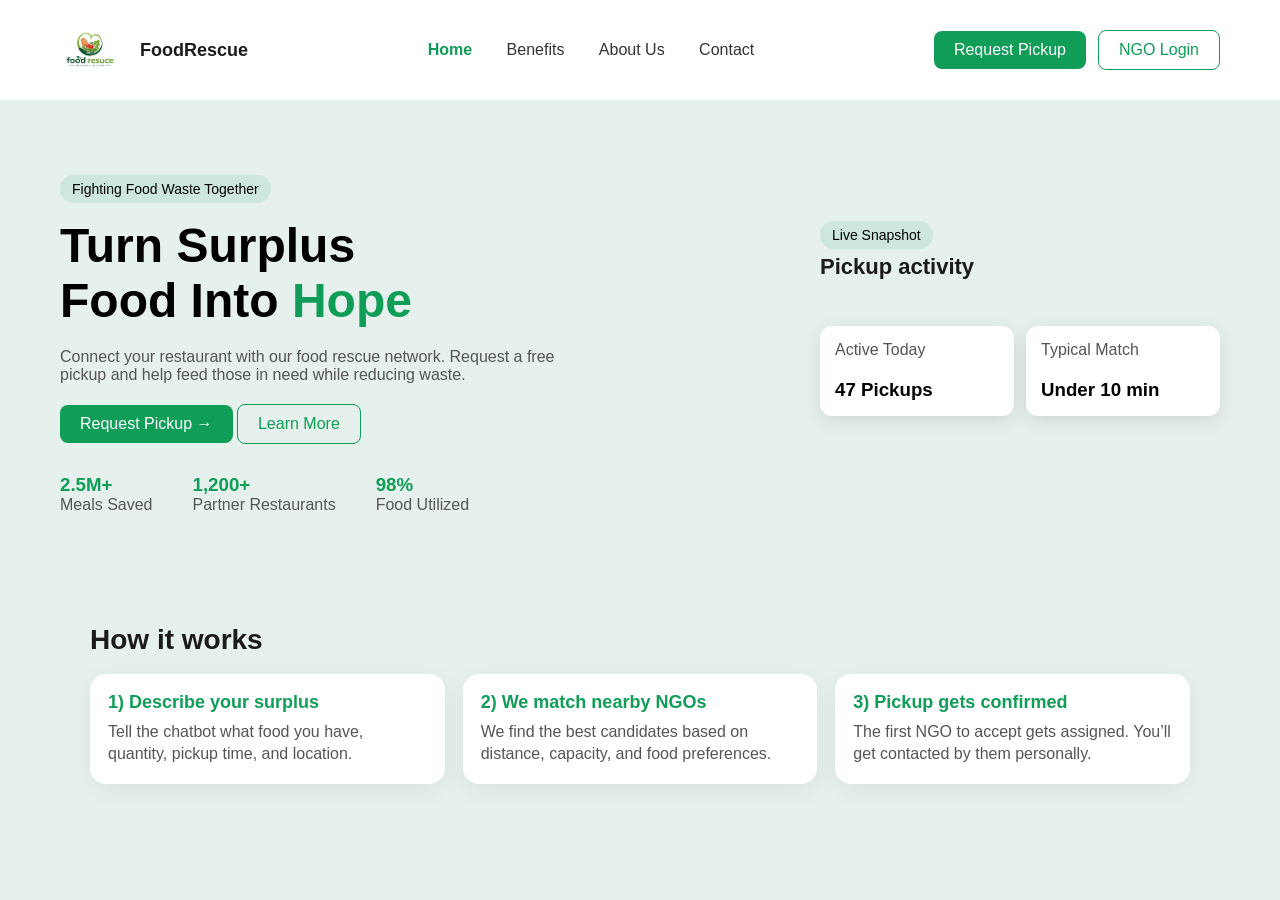
<file: app/frontend/html/index.html>
<!DOCTYPE html>
<html lang="en">
<head>
    <meta charset="UTF-8">
    <meta name="viewport" content="width=device-width, initial-scale=1.0">
    <title>Food Rescue</title>
    <link rel="icon" type="image/png" href="../media/food_rescue.png">
    <link rel="stylesheet" href="../css/style.css">
</head>
<body>

<!-- NAVBAR -->
<header class="navbar">
    <a class="logo" href="index.html">
        <img class="logo-mark" src="../media/food_rescue.png" alt="FoodRescue" />
        <span class="logo-text">FoodRescue</span>
    </a>
    <nav>
        <a href="index.html" class="active">Home</a>
        <a href="./benefit.html">Benefits</a>
        <a href="./about.html">About Us</a>
        <a href="./contact.html">Contact</a>
    </nav>
    <div class="nav-actions">
        <a class="btn-primary" href="chatbot.html">Request Pickup</a>
        <a class="btn-outline" href="login.html">NGO Login</a>
    </div>
</header>

<!-- HERO SECTION -->
<section class="hero">
    <div class="hero-left">
        <span class="tag">Fighting Food Waste Together</span>
        <h1>
            Turn Surplus<br>
            Food Into <span class="highlight">Hope</span>
        </h1>
        <p>
            Connect your restaurant with our food rescue network. Request a free pickup 
            and help feed those in need while reducing waste.
        </p>

        <div class="hero-buttons">
            <a class="btn-primary" href="chatbot.html">Request Pickup →</a>
            <a class="btn-outline" href="about.html">Learn More</a>
        </div>

        <div class="stats">
            <div>
                <h3>2.5M+</h3>
                <p>Meals Saved</p>
            </div>
            <div>
                <h3>1,200+</h3>
                <p>Partner Restaurants</p>
            </div>
            <div>
                <h3>98%</h3>
                <p>Food Utilized</p>
            </div>
        </div>
    </div>

    <div class="hero-right">
        <div class="hero-right-lead">
            <span class="tag">Live Snapshot</span>
            <h2>Pickup activity</h2>
        </div>

        <div class="hero-cards">
            <div class="card">
                <p>Active Today</p>
                <h3 id="pickupCount">47 Pickups</h3>
            </div>
            <div class="card">
                <p>Typical Match</p>
                <h3>Under 10 min</h3>
            </div>
        </div>
    </div>
</section>

<section class="how">
    <div class="how-inner">
        <h2>How it works</h2>
        <div class="how-grid">
            <div class="how-card">
                <h3>1) Describe your surplus</h3>
                <p>Tell the chatbot what food you have, quantity, pickup time, and location.</p>
            </div>
            <div class="how-card">
                <h3>2) We match nearby NGOs</h3>
                <p>We find the best candidates based on distance, capacity, and food preferences.</p>
            </div>
            <div class="how-card">
                <h3>3) Pickup gets confirmed</h3>
                <p>The first NGO to accept gets assigned. You’ll get contacted by them personally.</p>
            </div>
        </div>
    </div>
</section>

<script src="../js/index.js"></script>
</body>
</html>
</file>
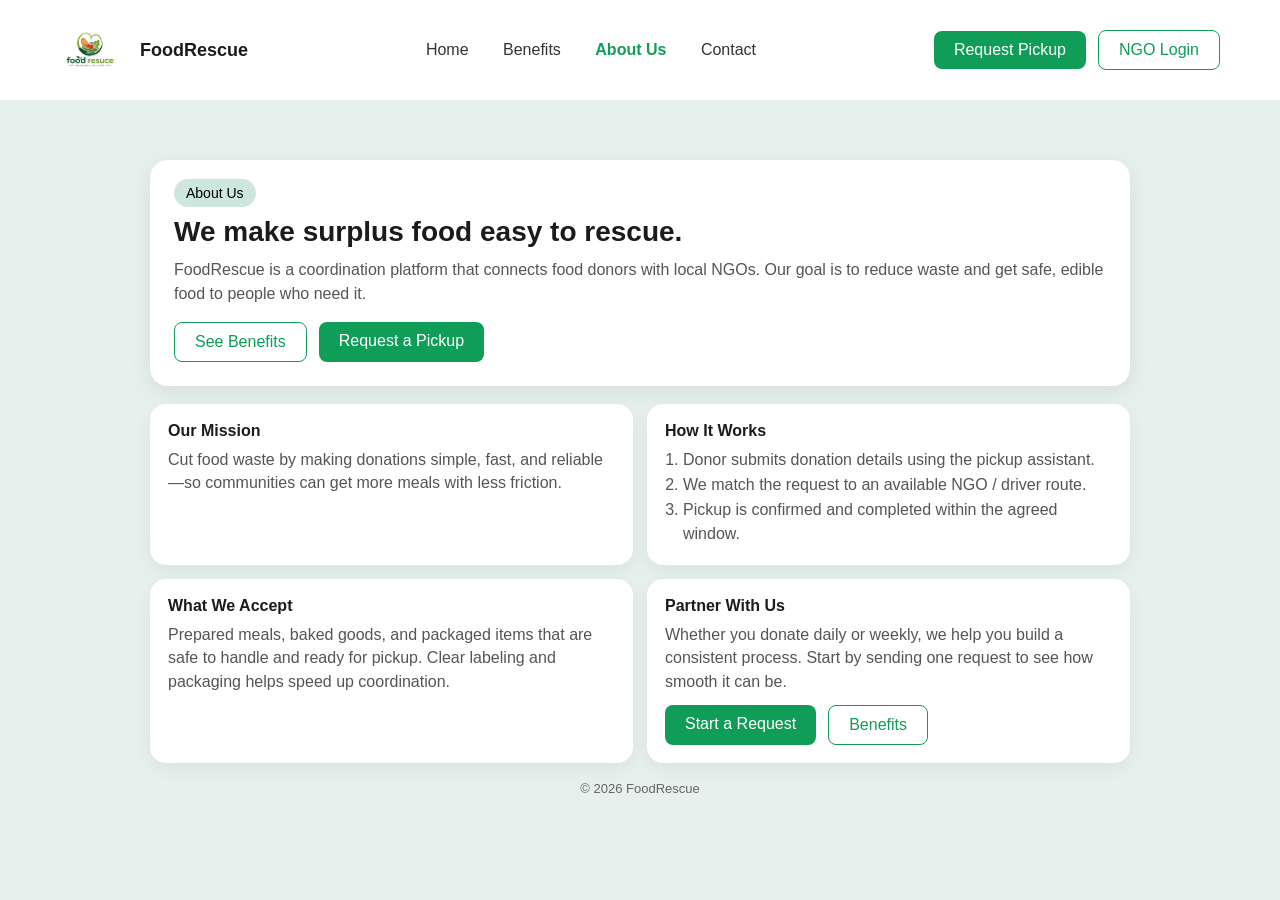
<file: app/frontend/html/about.html>
<!DOCTYPE html>
<html lang="en">
<head>
  <meta charset="UTF-8" />
  <meta name="viewport" content="width=device-width, initial-scale=1.0" />
  <title>Food Rescue - About Us</title>
  <link rel="icon" type="image/png" href="../media/food_rescue.png" />
  <link rel="stylesheet" href="../css/style.css" />
  <link rel="stylesheet" href="../css/about.css" />
</head>
<body>
  <header class="navbar">
    <a class="logo" href="index.html">
      <img class="logo-mark" src="../media/food_rescue.png" alt="FoodRescue" />
      <span class="logo-text">FoodRescue</span>
    </a>
    <nav>
      <a href="index.html">Home</a>
      <a href="benefit.html">Benefits</a>
      <a href="about.html">About Us</a>
      <a href="contact.html">Contact</a>
    </nav>
    <div class="nav-actions">
      <a class="btn-primary" href="chatbot.html">Request Pickup</a>
      <a class="btn-outline" href="login.html">NGO Login</a>
    </div>
  </header>

  <main class="page">
    <section class="page-hero">
      <span class="tag">About Us</span>
      <h1>We make surplus food easy to rescue.</h1>
      <p>
        FoodRescue is a coordination platform that connects food donors with local NGOs.
        Our goal is to reduce waste and get safe, edible food to people who need it.
      </p>

      <div class="cta-row">
        <a class="btn-outline" href="benefit.html">See Benefits</a>
        <a class="btn-primary" href="chatbot.html">Request a Pickup</a>
      </div>
    </section>

    <section class="about-grid" aria-label="About sections">
      <div class="about-card">
        <h2>Our Mission</h2>
        <p>
          Cut food waste by making donations simple, fast, and reliable—so communities
          can get more meals with less friction.
        </p>
      </div>

      <div class="about-card">
        <h2>How It Works</h2>
        <ol class="steps">
          <li>Donor submits donation details using the pickup assistant.</li>
          <li>We match the request to an available NGO / driver route.</li>
          <li>Pickup is confirmed and completed within the agreed window.</li>
        </ol>
      </div>

      <div class="about-card">
        <h2>What We Accept</h2>
        <p>
          Prepared meals, baked goods, and packaged items that are safe to handle and
          ready for pickup. Clear labeling and packaging helps speed up coordination.
        </p>
      </div>

      <div class="about-card">
        <h2>Partner With Us</h2>
        <p>
          Whether you donate daily or weekly, we help you build a consistent process.
          Start by sending one request to see how smooth it can be.
        </p>
        <div class="inline-actions">
          <a class="btn-primary" href="chatbot.html">Start a Request</a>
          <a class="btn-outline" href="benefit.html">Benefits</a>
        </div>
      </div>
    </section>

    <footer class="page-footer">
      <div class="footer-meta">© <span id="year"></span> FoodRescue</div>
    </footer>
  </main>

  <script src="../js/about.js"></script>
</body>
</html>
</file>
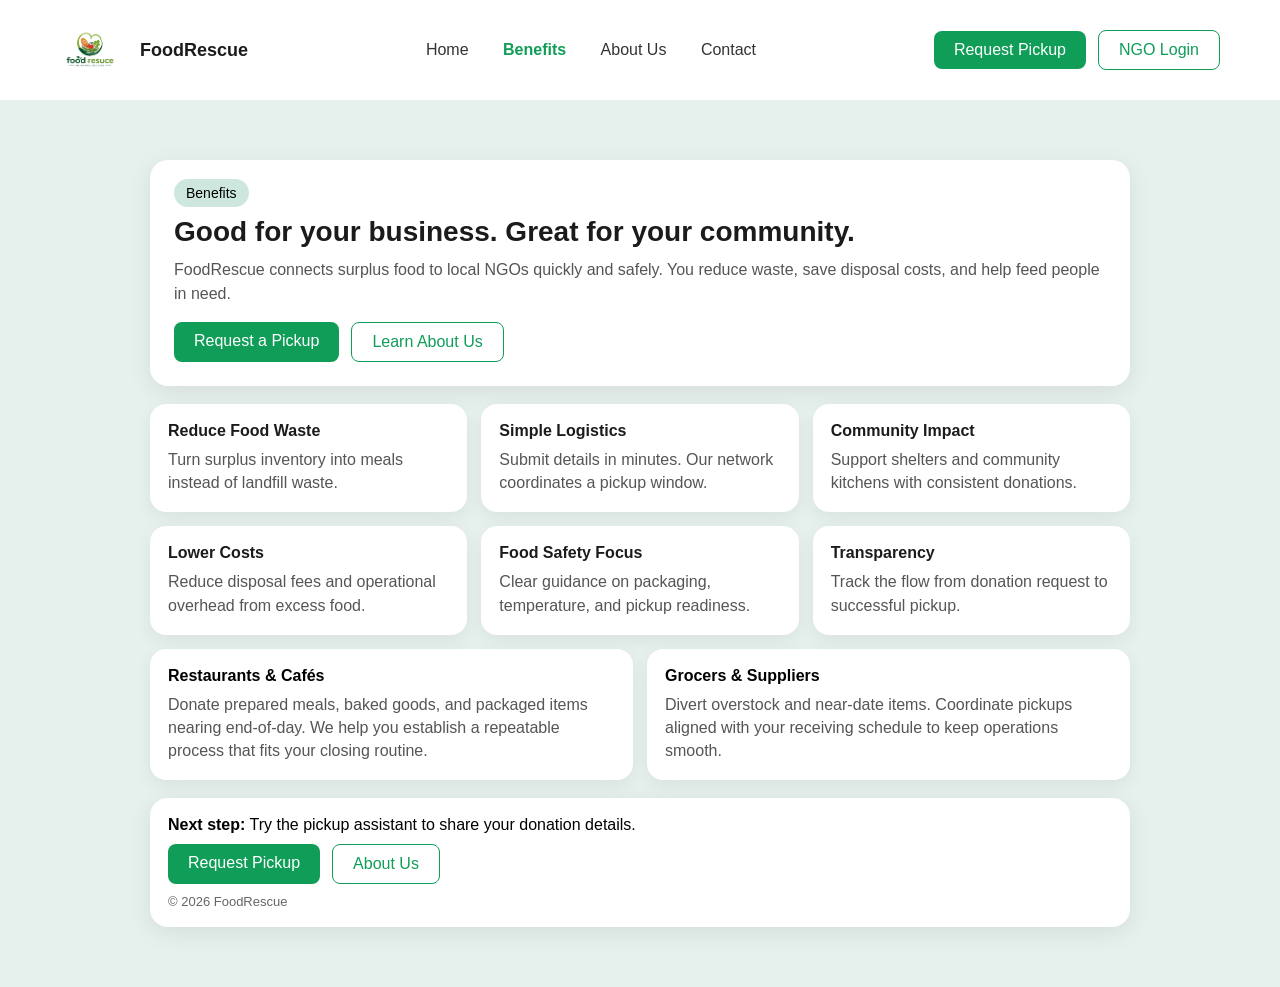
<file: app/frontend/html/benefit.html>
<!DOCTYPE html>
<html lang="en">
<head>
  <meta charset="UTF-8" />
  <meta name="viewport" content="width=device-width, initial-scale=1.0" />
  <title>Food Rescue - Benefits</title>
  <link rel="icon" type="image/png" href="../media/food_rescue.png" />
  <link rel="stylesheet" href="../css/style.css" />
  <link rel="stylesheet" href="../css/benefit.css" />
</head>
<body>
  <header class="navbar">
    <a class="logo" href="index.html">
      <img class="logo-mark" src="../media/food_rescue.png" alt="FoodRescue" />
      <span class="logo-text">FoodRescue</span>
    </a>
    <nav>
      <a href="index.html">Home</a>
      <a href="benefit.html">Benefits</a>
      <a href="about.html">About Us</a>
      <a href="contact.html">Contact</a>
    </nav>
    <div class="nav-actions">
      <a class="btn-primary" href="chatbot.html">Request Pickup</a>
      <a class="btn-outline" href="login.html">NGO Login</a>
    </div>
  </header>

  <main class="page">
    <section class="page-hero">
      <span class="tag">Benefits</span>
      <h1>Good for your business. Great for your community.</h1>
      <p>
        FoodRescue connects surplus food to local NGOs quickly and safely.
        You reduce waste, save disposal costs, and help feed people in need.
      </p>

      <div class="cta-row">
        <a class="btn-primary" href="chatbot.html">Request a Pickup</a>
        <a class="btn-outline" href="about.html">Learn About Us</a>
      </div>
    </section>

    <section class="cards" aria-label="Benefits list">
      <div class="card-item">
        <h2>Reduce Food Waste</h2>
        <p>Turn surplus inventory into meals instead of landfill waste.</p>
      </div>

      <div class="card-item">
        <h2>Simple Logistics</h2>
        <p>Submit details in minutes. Our network coordinates a pickup window.</p>
      </div>

      <div class="card-item">
        <h2>Community Impact</h2>
        <p>Support shelters and community kitchens with consistent donations.</p>
      </div>

      <div class="card-item">
        <h2>Lower Costs</h2>
        <p>Reduce disposal fees and operational overhead from excess food.</p>
      </div>

      <div class="card-item">
        <h2>Food Safety Focus</h2>
        <p>Clear guidance on packaging, temperature, and pickup readiness.</p>
      </div>

      <div class="card-item">
        <h2>Transparency</h2>
        <p>Track the flow from donation request to successful pickup.</p>
      </div>
    </section>

    <section class="page-split">
      <div class="split-card">
        <h2>Restaurants & Cafés</h2>
        <p>
          Donate prepared meals, baked goods, and packaged items nearing end-of-day.
          We help you establish a repeatable process that fits your closing routine.
        </p>
      </div>
      <div class="split-card">
        <h2>Grocers & Suppliers</h2>
        <p>
          Divert overstock and near-date items. Coordinate pickups aligned with your
          receiving schedule to keep operations smooth.
        </p>
      </div>
    </section>

    <footer class="page-footer">
      <div>
        <strong>Next step:</strong> Try the pickup assistant to share your donation details.
      </div>
      <div class="footer-actions">
        <a class="btn-primary" href="chatbot.html">Request Pickup</a>
        <a class="btn-outline" href="about.html">About Us</a>
      </div>
      <div class="footer-meta">© <span id="year"></span> FoodRescue</div>
    </footer>
  </main>

  <script src="../js/benefit.js"></script>
</body>
</html>
</file>
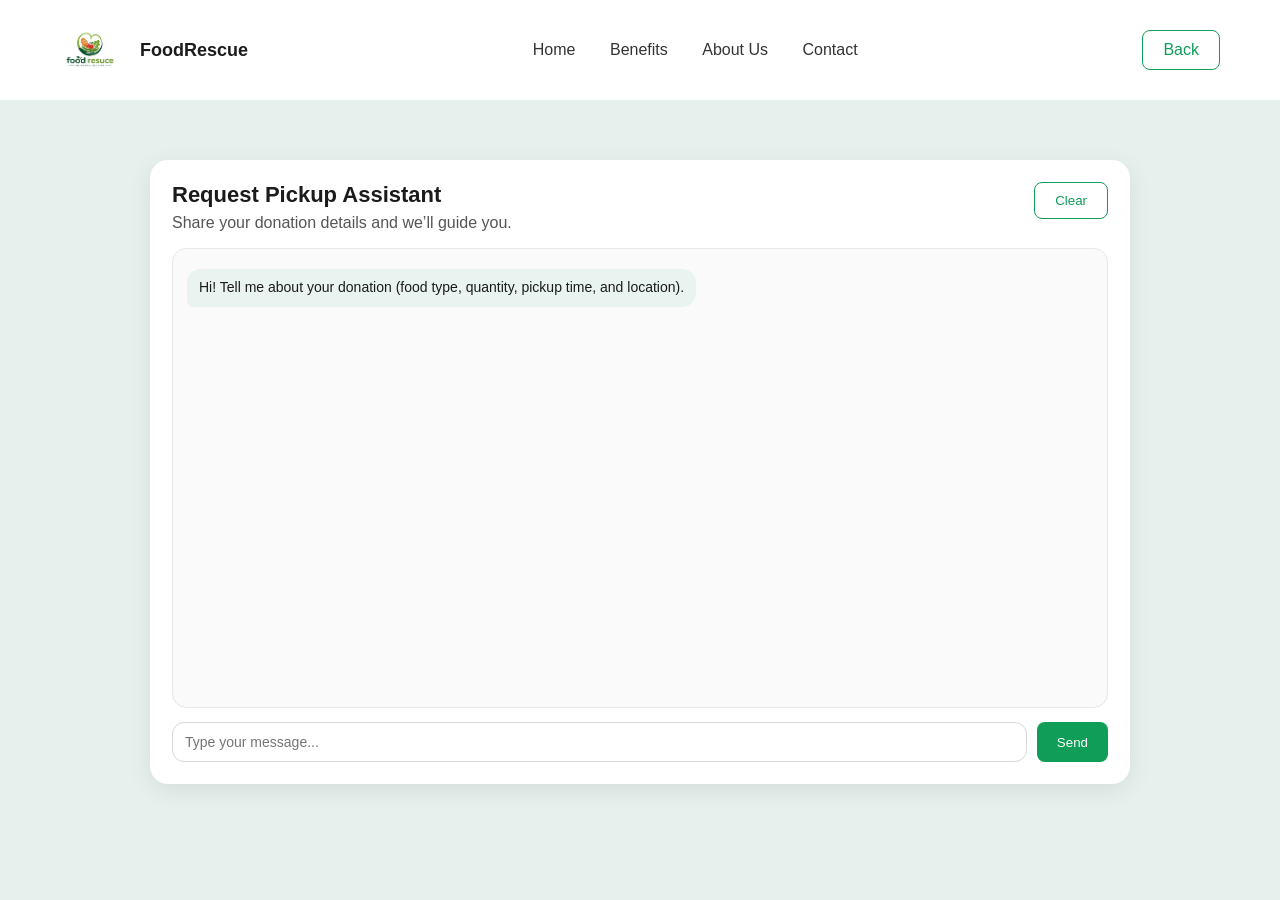
<file: app/frontend/html/chatbot.html>
<!DOCTYPE html>
<html lang="en">
<head>
  <meta charset="UTF-8" />
  <meta name="viewport" content="width=device-width, initial-scale=1.0" />
  <title>Food Rescue - Chatbot</title>
  <link rel="icon" type="image/png" href="../media/food_rescue.png" />
  <link rel="stylesheet" href="../css/style.css" />
  <link rel="stylesheet" href="../css/chatbot.css" />
</head>
<body>
  <header class="navbar">
    <a class="logo" href="index.html">
      <img class="logo-mark" src="../media/food_rescue.png" alt="FoodRescue" />
      <span class="logo-text">FoodRescue</span>
    </a>
    <nav>
      <a href="index.html">Home</a>
      <a href="benefit.html">Benefits</a>
      <a href="about.html">About Us</a>
      <a href="contact.html">Contact</a>
    </nav>
    <a class="btn-outline" href="index.html">Back</a>
  </header>

  <main class="chatbot-page">
    <div class="chatbot-shell">
      <div class="chatbot-header">
        <div class="chatbot-title">
          <h1>Request Pickup Assistant</h1>
          <p>Share your donation details and we’ll guide you.</p>
        </div>
        <div class="chatbot-actions">
          <button class="btn-outline" type="button" id="clearChatBtn">Clear</button>
        </div>
      </div>

      <div class="chat-window" id="chatWindow" aria-live="polite">
        <div class="msg bot">Hi! What food are you donating, and roughly how much?</div>
      </div>

      <form class="composer" id="chatForm" autocomplete="off">
        <input id="chatInput" type="text" placeholder="Type your message..." />
        <button class="btn-primary" type="submit">Send</button>
      </form>

      <div class="chat-error" id="chatError" role="alert" hidden>
        <div class="chat-error-text" id="chatErrorText"></div>
        <button class="btn-outline" type="button" id="retryBtn">Retry</button>
      </div>
    </div>
  </main>

  <script src="../js/chatbot.js"></script>
</body>
</html>
</file>
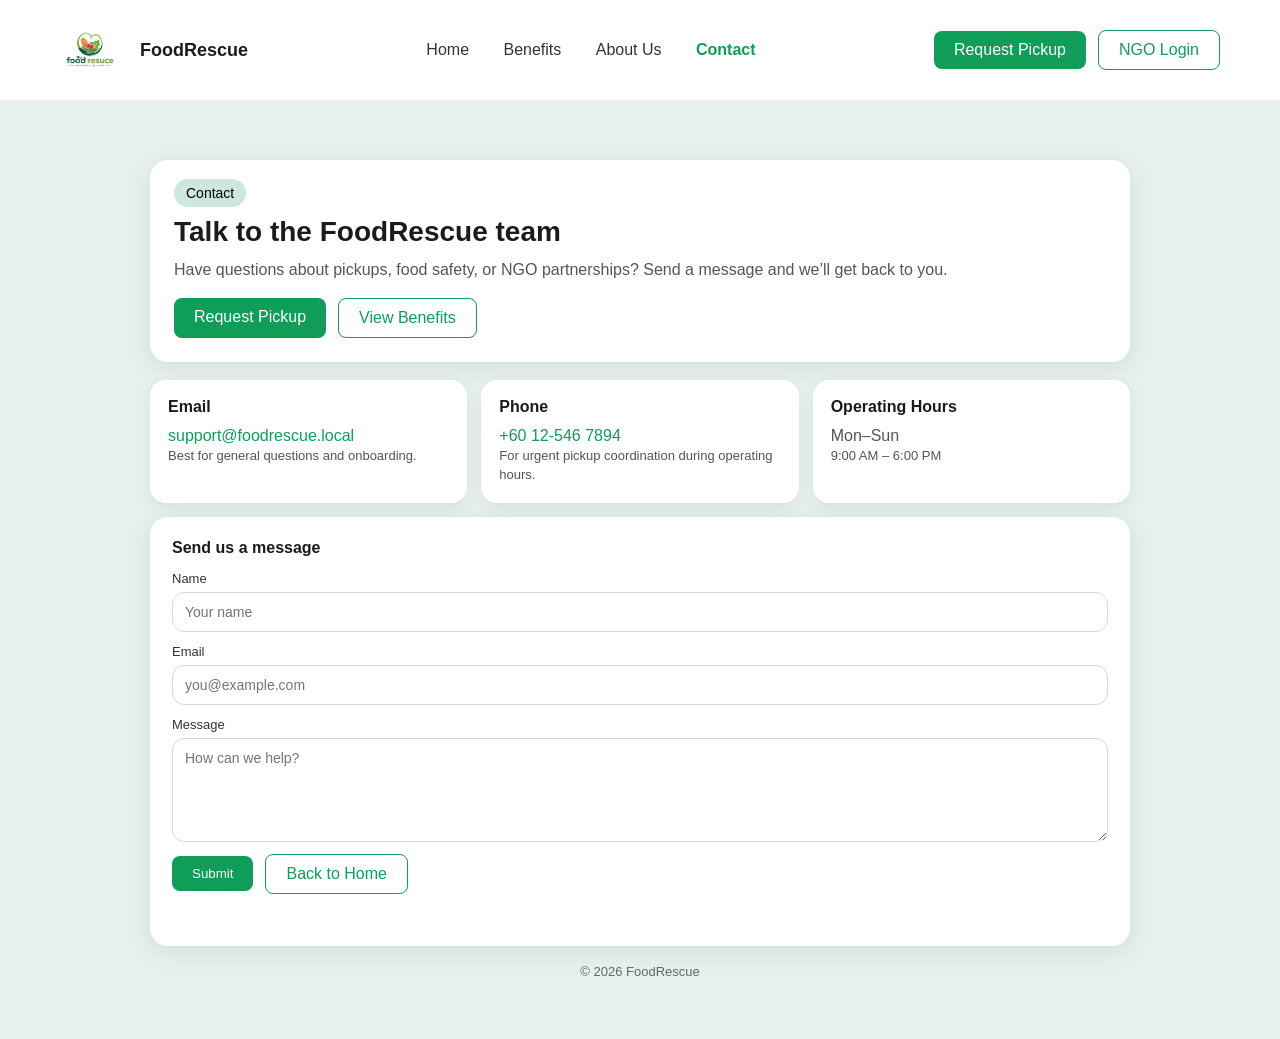
<file: app/frontend/html/contact.html>
<!DOCTYPE html>
<html lang="en">
<head>
  <meta charset="UTF-8" />
  <meta name="viewport" content="width=device-width, initial-scale=1.0" />
  <title>Food Rescue - Contact</title>
  <link rel="icon" type="image/png" href="../media/food_rescue.png" />
  <link rel="stylesheet" href="../css/style.css" />
  <link rel="stylesheet" href="../css/contact.css" />
</head>
<body>
  <header class="navbar">
    <a class="logo" href="index.html">
      <img class="logo-mark" src="../media/food_rescue.png" alt="FoodRescue" />
      <span class="logo-text">FoodRescue</span>
    </a>
    <nav>
      <a href="index.html">Home</a>
      <a href="benefit.html">Benefits</a>
      <a href="about.html">About Us</a>
      <a href="contact.html">Contact</a>
    </nav>
    <div class="nav-actions">
      <a class="btn-primary" href="chatbot.html">Request Pickup</a>
      <a class="btn-outline" href="login.html">NGO Login</a>
    </div>
  </header>

  <main class="page">
    <section class="page-hero">
      <span class="tag">Contact</span>
      <h1>Talk to the FoodRescue team</h1>
      <p>
        Have questions about pickups, food safety, or NGO partnerships? Send a message and
        we’ll get back to you.
      </p>

      <div class="cta-row">
        <a class="btn-primary" href="chatbot.html">Request Pickup</a>
        <a class="btn-outline" href="benefit.html">View Benefits</a>
      </div>
    </section>

    <section class="grid" aria-label="Contact information">
      <div class="info-card">
        <h2>Email</h2>
        <p><a href="mailto:support@foodrescue.local">support@foodrescue.local</a></p>
        <p class="muted">Best for general questions and onboarding.</p>
      </div>

      <div class="info-card">
        <h2>Phone</h2>
        <p><a href="tel:+60125467894">+60 12-546 7894</a></p>
        <p class="muted">For urgent pickup coordination during operating hours.</p>
      </div>

      <div class="info-card">
        <h2>Operating Hours</h2>
        <p>Mon–Sun</p>
        <p class="muted">9:00 AM – 6:00 PM</p>
      </div>
    </section>

    <section class="panel" aria-label="Contact form">
      <div class="panel-head">
        <h2>Send us a message</h2>
      </div>

      <form class="contact-form" id="contactForm" action="#" method="post" autocomplete="off">
        <label class="field">
          <span>Name</span>
          <input type="text" name="name" placeholder="Your name" required />
        </label>

        <label class="field">
          <span>Email</span>
          <input type="email" name="email" placeholder="you@example.com" required />
        </label>

        <label class="field">
          <span>Message</span>
          <textarea name="message" rows="5" placeholder="How can we help?" required></textarea>
        </label>

        <div class="form-actions">
          <button class="btn-primary" type="submit">Submit</button>
          <a class="btn-outline" href="index.html">Back to Home</a>
        </div>

        <div class="form-message" id="contactMessage" aria-live="polite"></div>
      </form>
    </section>

    <footer class="page-footer">
      <div class="footer-meta">© <span id="year"></span> FoodRescue</div>
    </footer>
  </main>

  <script src="../js/contact.js"></script>
</body>
</html>
</file>
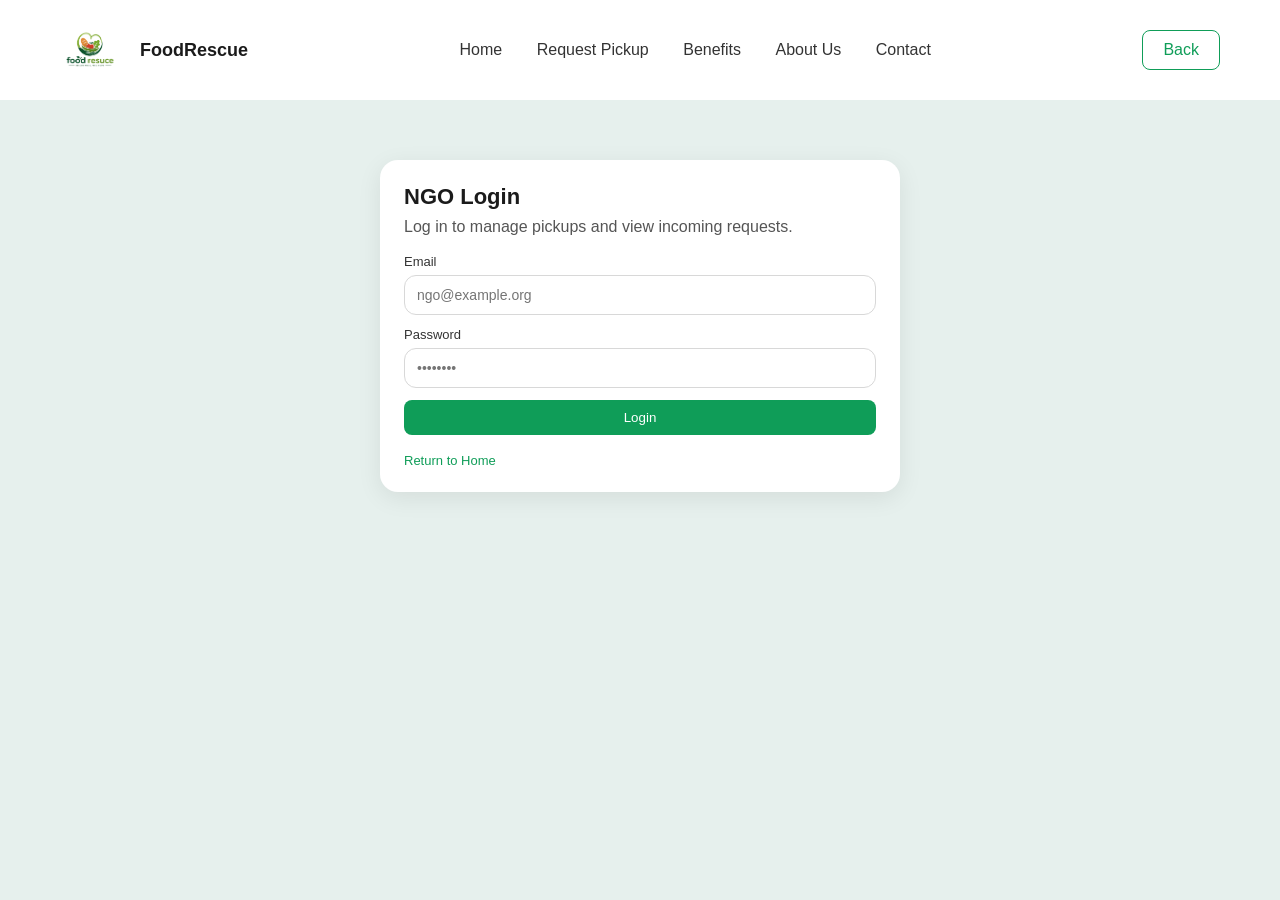
<file: app/frontend/html/login.html>
<!DOCTYPE html>
<html lang="en">
<head>
  <meta charset="UTF-8" />
  <meta name="viewport" content="width=device-width, initial-scale=1.0" />
  <title>Food Rescue - NGO Login</title>
  <link rel="icon" type="image/png" href="../media/food_rescue.png" />
  <link rel="stylesheet" href="../css/style.css" />
  <link rel="stylesheet" href="../css/login.css" />
</head>
<body>
  <header class="navbar">
    <a class="logo" href="index.html">
      <img class="logo-mark" src="../media/food_rescue.png" alt="FoodRescue" />
      <span class="logo-text">FoodRescue</span>
    </a>
    <nav>
      <a href="index.html">Home</a>
      <a href="chatbot.html">Request Pickup</a>
      <a href="benefit.html">Benefits</a>
      <a href="about.html">About Us</a>
      <a href="contact.html">Contact</a>
    </nav>
    <a class="btn-outline" href="index.html">Back</a>
  </header>

  <main class="login-page">
    <div class="login-shell">
      <div class="login-header">
        <h1>NGO Login</h1>
        <p>Log in to manage pickups and view incoming requests.</p>
      </div>

      <form class="login-form" action="#" method="post">
        <label class="field">
          <span>Email</span>
          <input type="email" name="email" placeholder="ngo@example.org" required />
        </label>

        <label class="field">
          <span>Password</span>
          <input type="password" name="password" placeholder="••••••••" required />
        </label>

        <button class="btn-primary" type="submit">Login</button>

        <div class="login-footer">
          <a href="index.html">Return to Home</a>
        </div>
      </form>
    </div>
  </main>

  <script src="../js/login.js"></script>
</body>
</html>
</file>
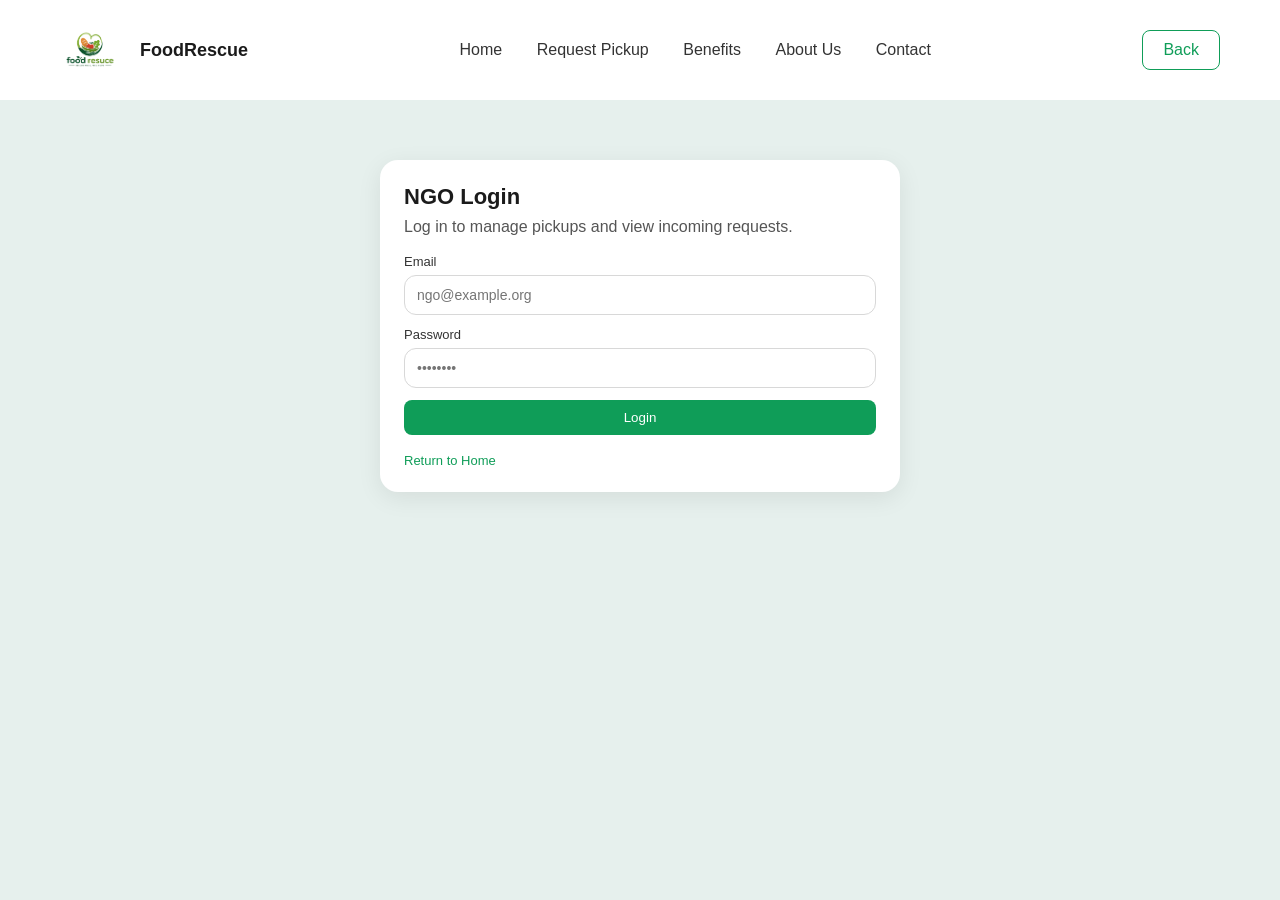
<file: app/frontend/html/ngo.html>
<!DOCTYPE html>
<html lang="en">
<head>
  <meta charset="UTF-8" />
  <meta name="viewport" content="width=device-width, initial-scale=1.0" />
  <title>Food Rescue - NGO Dashboard</title>
  <link rel="icon" type="image/png" href="../media/food_rescue.png" />
  <link rel="stylesheet" href="../css/style.css" />
  <link rel="stylesheet" href="../css/ngo.css" />
</head>
<body>
  <header class="navbar">
    <a class="logo" href="ngo.html">
      <img class="logo-mark" src="../media/food_rescue.png" alt="FoodRescue" />
      <span class="logo-text">FoodRescue</span>
    </a>
    <nav>
      <a href="ngo.html" class="active">Home</a>
      <a href="benefit.html">Benefits</a>
      <a href="about.html">About Us</a>
      <a href="contact.html">Contact</a>
    </nav>

    <div class="nav-actions">
      <button class="btn-outline" type="button" id="refreshBtn">Refresh</button>
      <button class="btn-primary" type="button" id="logoutBtn">Logout</button>
    </div>
  </header>

  <main class="ngo-page">
    <section class="ngo-hero">
      <span class="tag">NGO Dashboard</span>
      <h1 id="ngoTitle">Your assigned requests</h1>
      <p class="muted" id="ngoSub">Signed in.</p>
      <div class="status-row">
        <div class="status-pill" id="statusPill">Idle</div>
        <div class="status-meta" id="lastUpdated">Last updated: —</div>
      </div>
    </section>

    <section class="ngo-content">
      <div class="panel">
        <div class="panel-head">
          <h2 id="pendingHeader">Pending requests (0)</h2>
        </div>

        <div class="empty" id="emptyState">No requests assigned right now.</div>
        <div class="request-list" id="requestList" aria-live="polite"></div>
      </div>
    </section>
  </main>

  <script src="../js/ngo.js"></script>
</body>
</html>
</file>
<file: app/frontend/css/style.css>
* {
    margin: 0;
    padding: 0;
    box-sizing: border-box;
    font-family: Arial, sans-serif;
}

body {
    background: #e6f0ed;
}

/* NAVBAR */
.navbar {
    display: flex;
    justify-content: space-between;
    align-items: center;
    padding: 20px 60px;
    background: white;
}

.logo {
    display: inline-flex;
    align-items: center;
    gap: 20px;
    font-weight: 700;
    color: #1b1b1b;
    text-decoration: none;
}

.logo-mark {
    width: 60px;
    height: 60px;
    object-fit: contain;
}

.logo-text {
    line-height: 1;
    font-size: 18px;
}

.navbar nav a {
    margin: 0 15px;
    text-decoration: none;
    color: #333;
}

.navbar nav a.active {
    color: #0f9d58;
    font-weight: 700;
}

.nav-actions {
    display: flex;
    align-items: center;
    gap: 12px;
}

.btn-primary {
    display: inline-block;
    background: #0f9d58;
    color: white;
    border: none;
    padding: 10px 20px;
    border-radius: 8px;
    cursor: pointer;
    text-decoration: none;
}

.btn-outline {
    display: inline-block;
    border: 1px solid #0f9d58;
    padding: 10px 20px;
    border-radius: 8px;
    background: transparent;
    color: #0f9d58;
    text-decoration: none;
}

/* HERO */
.hero {
    display: flex;
    justify-content: space-between;
    align-items: flex-start;
    gap: 28px;
    flex-wrap: wrap;
    padding: 80px 60px;
}

.hero-left {
    max-width: 500px;
}

.tag {
    background: #cde7df;
    padding: 6px 12px;
    border-radius: 20px;
    font-size: 14px;
}

.hero h1 {
    font-size: 48px;
    margin: 20px 0;
}

.highlight {
    color: #0f9d58;
}

.hero p {
    color: #555;
    margin-bottom: 20px;
}

.hero-buttons {
    margin-bottom: 30px;
}

.stats {
    display: flex;
    gap: 40px;
}

.stats h3 {
    color: #0f9d58;
}

/* RIGHT SIDE */
.hero-right {
    position: relative;
    width: 400px;
    max-width: 100%;
    padding-top: 46px;
}

.hero-right-lead h2 {
    margin: 10px 0 0;
    font-size: 22px;
    color: #1b1b1b;
}

.hero-cards {
    margin-top: 46px;
    display: flex;
    gap: 12px;
    flex-wrap: wrap;
}

.card {
    background: white;
    padding: 15px;
    border-radius: 12px;
    box-shadow: 0 5px 20px rgba(0,0,0,0.1);
    flex: 1;
    min-width: 180px;
}

.hero-right img {
    display: block;
    width: 400px;
    max-width: 100%;
    height: auto;
    border-radius: 20px;
    margin-top: 18px;
}

.how {
    padding: 0 60px 80px;
}

.how-inner {
    max-width: 1100px;
    margin: 0 auto;
}

.how h2 {
    font-size: 28px;
    margin: 10px 0 18px;
    color: #1b1b1b;
}

.how-grid {
    display: flex;
    gap: 18px;
}

.how-card {
    flex: 1;
    background: white;
    border-radius: 16px;
    padding: 18px;
    box-shadow: 0 6px 24px rgba(0, 0, 0, 0.06);
}

.how-card h3 {
    margin-bottom: 8px;
    color: #0f9d58;
    font-size: 18px;
}

.how-card p {
    color: #555;
    line-height: 1.4;
}

@media (max-width: 1100px) {
    .hero {
        flex-direction: column;
        gap: 28px;
    }

    .hero-right {
        width: 100%;
        max-width: 520px;
    }

    .hero-right img {
        width: 100%;
        max-width: 520px;
    }

    .hero-cards {
        position: static;
        margin-top: 12px;
    }

    .how-grid {
        flex-direction: column;
    }

    .hero,
    .how {
        padding-left: 24px;
        padding-right: 24px;
    }
}
</file>
<file: app/frontend/css/about.css>
.btn-primary,
.btn-outline {
  display: inline-block;
  text-decoration: none;
}

.page {
  padding: 60px;
}

.page-hero {
  max-width: 980px;
  margin: 0 auto 18px;
  background: white;
  border-radius: 18px;
  padding: 24px;
  box-shadow: 0 6px 24px rgba(0, 0, 0, 0.08);
}

.page-hero h1 {
  margin: 14px 0 10px;
  font-size: 28px;
  color: #1b1b1b;
}

.page-hero p {
  margin: 0;
  color: #555;
  line-height: 1.5;
}

.cta-row {
  display: flex;
  gap: 12px;
  margin-top: 16px;
  flex-wrap: wrap;
}

.navbar nav a.active {
  color: #0f9d58;
  font-weight: 700;
}

.about-grid {
  max-width: 980px;
  margin: 18px auto 0;
  display: grid;
  grid-template-columns: repeat(2, minmax(0, 1fr));
  gap: 14px;
}

.about-card {
  background: white;
  border-radius: 16px;
  padding: 18px;
  box-shadow: 0 6px 18px rgba(0, 0, 0, 0.06);
}

.about-card h2 {
  margin: 0 0 8px;
  font-size: 16px;
  color: #1b1b1b;
}

.about-card p {
  margin: 0;
  color: #555;
  line-height: 1.45;
}

.steps {
  margin: 0;
  padding-left: 18px;
  color: #555;
  line-height: 1.55;
}

.inline-actions {
  display: flex;
  gap: 12px;
  margin-top: 12px;
  flex-wrap: wrap;
}

.page-footer {
  max-width: 980px;
  margin: 18px auto 0;
  color: #666;
  font-size: 13px;
  text-align: center;
}

@media (max-width: 900px) {
  .page {
    padding: 24px;
  }

  .about-grid {
    grid-template-columns: 1fr;
  }
}
</file>
<file: app/frontend/css/benefit.css>
.btn-primary,
.btn-outline {
  display: inline-block;
  text-decoration: none;
}

.page {
  padding: 60px;
}

.page-hero {
  max-width: 980px;
  margin: 0 auto 18px;
  background: white;
  border-radius: 18px;
  padding: 24px;
  box-shadow: 0 6px 24px rgba(0, 0, 0, 0.08);
}

.page-hero h1 {
  margin: 14px 0 10px;
  font-size: 28px;
  color: #1b1b1b;
}

.page-hero p {
  margin: 0;
  color: #555;
  line-height: 1.5;
}

.cta-row {
  display: flex;
  gap: 12px;
  margin-top: 16px;
  flex-wrap: wrap;
}

.navbar nav a.active {
  color: #0f9d58;
  font-weight: 700;
}

.cards {
  max-width: 980px;
  margin: 18px auto 0;
  display: grid;
  grid-template-columns: repeat(3, minmax(0, 1fr));
  gap: 14px;
}

.card-item {
  background: white;
  border-radius: 16px;
  padding: 18px;
  box-shadow: 0 6px 18px rgba(0, 0, 0, 0.06);
}

.card-item h2 {
  margin: 0 0 8px;
  font-size: 16px;
  color: #1b1b1b;
}

.card-item p {
  margin: 0;
  color: #555;
  line-height: 1.45;
}

.page-split {
  max-width: 980px;
  margin: 14px auto 0;
  display: grid;
  grid-template-columns: repeat(2, minmax(0, 1fr));
  gap: 14px;
}

.split-card {
  background: white;
  border-radius: 16px;
  padding: 18px;
  box-shadow: 0 6px 18px rgba(0, 0, 0, 0.06);
}

.split-card h2 {
  margin: 0 0 8px;
  font-size: 16px;
}

.split-card p {
  margin: 0;
  color: #555;
  line-height: 1.45;
}

.page-footer {
  max-width: 980px;
  margin: 18px auto 0;
  background: white;
  border-radius: 18px;
  padding: 18px;
  box-shadow: 0 6px 24px rgba(0, 0, 0, 0.08);
  display: grid;
  gap: 10px;
}

.footer-actions {
  display: flex;
  gap: 12px;
  flex-wrap: wrap;
}

.footer-meta {
  color: #666;
  font-size: 13px;
}

@media (max-width: 900px) {
  .page {
    padding: 24px;
  }

  .cards {
    grid-template-columns: 1fr;
  }

  .page-split {
    grid-template-columns: 1fr;
  }
}
</file>
<file: app/frontend/css/chatbot.css>
.chatbot-page {
  padding: 60px;
}

.chatbot-shell {
  max-width: 980px;
  margin: 0 auto;
  background: white;
  border-radius: 18px;
  padding: 22px;
  box-shadow: 0 6px 24px rgba(0, 0, 0, 0.08);
}

.chatbot-header {
  display: flex;
  justify-content: space-between;
  align-items: flex-start;
  gap: 16px;
  margin-bottom: 16px;
}

.chatbot-title h1 {
  font-size: 22px;
  margin: 0;
  color: #1b1b1b;
}

.chatbot-title p {
  margin: 6px 0 0;
  color: #555;
}

.chat-window {
  height: 460px;
  overflow: auto;
  border: 1px solid #e7e7e7;
  border-radius: 14px;
  padding: 14px;
  background: #fafafa;
}

.msg {
  display: inline-block;
  max-width: 78%;
  padding: clamp(8px, 1.2vw, 10px) clamp(10px, 1.6vw, 12px);
  border-radius: 14px;
  margin: clamp(4px, 0.8vw, 6px) 0;
  line-height: 1.25;
  font-size: clamp(11px, 1.4vw, 14px);
  white-space: pre-wrap;
  word-wrap: break-word;
  clear: both;
}

@media (max-width: 720px) {
  .chatbot-page {
    padding: 24px;
  }

  .chatbot-shell {
    padding: 16px;
  }

  .msg {
    max-width: 92%;
  }
}

.msg.bot {
  background: #e9f3ef;
  color: #1b1b1b;
  float: left;
  border-bottom-left-radius: 6px;
}

.msg.user {
  background: #0f9d58;
  color: white;
  float: right;
  border-bottom-right-radius: 6px;
}

.composer {
  display: flex;
  gap: 10px;
  margin-top: 14px;
}

.composer input {
  flex: 1;
  border: 1px solid #d8d8d8;
  border-radius: 12px;
  padding: 11px 12px;
  font-size: clamp(12px, 1.4vw, 14px);
  outline: none;
  background: white;
}

.composer input:focus {
  border-color: #0f9d58;
  box-shadow: 0 0 0 3px rgba(15, 157, 88, 0.15);
}

.chat-error {
  margin-top: 10px;
  border: 1px solid #e53935;
  background: #fff5f5;
  color: #b71c1c;
  border-radius: 12px;
  padding: 10px 12px;
  display: flex;
  align-items: center;
  justify-content: space-between;
  gap: 12px;
}

.chat-error[hidden] {
  display: none;
}

.chat-error-text {
  flex: 1;
  font-size: 14px;
}
</file>
<file: app/frontend/css/contact.css>
.btn-primary,
.btn-outline {
  display: inline-block;
  text-decoration: none;
}

.page {
  padding: 60px;
}

.page-hero {
  max-width: 980px;
  margin: 0 auto 18px;
  background: white;
  border-radius: 18px;
  padding: 24px;
  box-shadow: 0 6px 24px rgba(0, 0, 0, 0.08);
}

.page-hero h1 {
  margin: 14px 0 10px;
  font-size: 28px;
  color: #1b1b1b;
}

.page-hero p {
  margin: 0;
  color: #555;
  line-height: 1.5;
}

.cta-row {
  display: flex;
  gap: 12px;
  margin-top: 16px;
  flex-wrap: wrap;
}

.navbar nav a.active {
  color: #0f9d58;
  font-weight: 700;
}

.grid {
  max-width: 980px;
  margin: 18px auto 0;
  display: grid;
  grid-template-columns: repeat(3, minmax(0, 1fr));
  gap: 14px;
}

.info-card {
  background: white;
  border-radius: 16px;
  padding: 18px;
  box-shadow: 0 6px 18px rgba(0, 0, 0, 0.06);
}

.info-card h2 {
  margin: 0 0 8px;
  font-size: 16px;
  color: #1b1b1b;
}

.info-card p {
  margin: 0;
  color: #555;
  line-height: 1.45;
}

.info-card a {
  color: #0f9d58;
  text-decoration: none;
}

.muted {
  color: #666;
  font-size: 13px;
  margin-top: 6px;
}

.panel {
  max-width: 980px;
  margin: 14px auto 0;
  background: white;
  border-radius: 18px;
  padding: 22px;
  box-shadow: 0 6px 24px rgba(0, 0, 0, 0.08);
}

.panel-head h2 {
  margin: 0;
  font-size: 16px;
  color: #1b1b1b;
}

.panel-head p {
  margin: 8px 0 0;
}

.contact-form {
  margin-top: 14px;
  display: grid;
  gap: 12px;
}

.field {
  display: grid;
  gap: 6px;
}

.field span {
  font-size: 13px;
  color: #333;
}

.field input,
.field textarea {
  border: 1px solid #d8d8d8;
  border-radius: 12px;
  padding: 11px 12px;
  font-size: 14px;
  outline: none;
  background: white;
  resize: vertical;
}

.field input:focus,
.field textarea:focus {
  border-color: #0f9d58;
  box-shadow: 0 0 0 3px rgba(15, 157, 88, 0.15);
}

.form-actions {
  display: flex;
  gap: 12px;
  flex-wrap: wrap;
  align-items: center;
}

.form-message {
  font-size: 13px;
  color: #0f9d58;
  min-height: 18px;
}

.page-footer {
  max-width: 980px;
  margin: 18px auto 0;
  color: #666;
  font-size: 13px;
  text-align: center;
}

@media (max-width: 900px) {
  .page {
    padding: 24px;
  }

  .grid {
    grid-template-columns: 1fr;
  }
}
</file>
<file: app/frontend/css/login.css>
.login-page {
  padding: 60px;
}

.login-shell {
  max-width: 520px;
  margin: 0 auto;
  background: white;
  border-radius: 18px;
  padding: 24px;
  box-shadow: 0 6px 24px rgba(0, 0, 0, 0.08);
}

.login-header h1 {
  margin: 0;
  font-size: 22px;
  color: #1b1b1b;
}

.login-header p {
  margin: 8px 0 0;
  color: #555;
}

.login-form {
  margin-top: 18px;
  display: grid;
  gap: 12px;
}

.field {
  display: grid;
  gap: 6px;
}

.field span {
  font-size: 13px;
  color: #333;
}

.field input {
  border: 1px solid #d8d8d8;
  border-radius: 12px;
  padding: 11px 12px;
  font-size: 14px;
  outline: none;
  background: white;
}

.field input:focus {
  border-color: #0f9d58;
  box-shadow: 0 0 0 3px rgba(15, 157, 88, 0.15);
}

.login-footer {
  margin-top: 6px;
  font-size: 13px;
}

.login-footer a {
  color: #0f9d58;
  text-decoration: none;
}

.login-message {
  margin-top: 12px;
  font-size: 13px;
}

.login-message.ok {
  color: #0f9d58;
}

.login-message.err {
  color: #b00020;
}
</file>
<file: app/frontend/css/ngo.css>
.btn-primary,
.btn-outline {
  display: inline-block;
  text-decoration: none;
}

.navbar .logo {
  text-decoration: none;
  color: #333;
  font-weight: 700;
}

.ngo-page {
  padding: 60px;
}

.ngo-hero {
  max-width: 1080px;
  margin: 0 auto 18px;
  background: white;
  border-radius: 18px;
  padding: 24px;
  box-shadow: 0 6px 24px rgba(0, 0, 0, 0.08);
}

.ngo-hero h1 {
  margin: 14px 0 10px;
  font-size: 28px;
  color: #1b1b1b;
}

.muted {
  margin: 0;
  color: #555;
  line-height: 1.5;
}

.status-row {
  display: flex;
  gap: 12px;
  align-items: center;
  margin-top: 14px;
  flex-wrap: wrap;
}

.status-pill {
  display: inline-block;
  padding: 6px 10px;
  border-radius: 999px;
  background: #e9f3ef;
  color: #0f9d58;
  font-size: 13px;
}

.status-pill.err {
  background: #fde7ea;
  color: #b00020;
}

.status-meta {
  color: #666;
  font-size: 13px;
}

.ngo-content {
  max-width: 1080px;
  margin: 0 auto;
}

.panel {
  background: white;
  border-radius: 18px;
  padding: 22px;
  box-shadow: 0 6px 24px rgba(0, 0, 0, 0.08);
}

.panel-head {
  display: flex;
  align-items: flex-start;
  justify-content: space-between;
  gap: 12px;
  margin-bottom: 14px;
}

.panel-head h2 {
  margin: 0;
  font-size: 16px;
  color: #1b1b1b;
}


.empty {
  padding: 14px;
  border-radius: 14px;
  background: #fafafa;
  border: 1px solid #e7e7e7;
  color: #666;
  display: none;
}

.request-list {
  display: grid;
  gap: 12px;
}

.request-card {
  border: 1px solid #e7e7e7;
  border-radius: 16px;
  padding: 16px;
  background: #fafafa;
}

.request-top {
  display: flex;
  justify-content: space-between;
  gap: 12px;
  flex-wrap: wrap;
  align-items: baseline;
  margin-bottom: 10px;
}

.request-id {
  font-weight: 700;
  color: #1b1b1b;
}

.request-meta {
  color: #666;
  font-size: 13px;
}

.request-grid {
  display: grid;
  grid-template-columns: repeat(2, minmax(0, 1fr));
  gap: 10px 14px;
}

.field {
  display: grid;
  gap: 4px;
}

.field .k {
  font-size: 12px;
  color: #666;
}

.field .v {
  color: #1b1b1b;
  line-height: 1.4;
}

.request-actions {
  display: flex;
  gap: 10px;
  flex-wrap: wrap;
  margin-top: 12px;
}

.btn-danger {
  display: inline-block;
  border: 1px solid #b00020;
  padding: 10px 20px;
  border-radius: 8px;
  background: transparent;
  color: #b00020;
  cursor: pointer;
  text-decoration: none;
}


@media (max-width: 900px) {
  .ngo-page {
    padding: 24px;
  }

  .request-grid {
    grid-template-columns: 1fr;
  }
}
</file>
